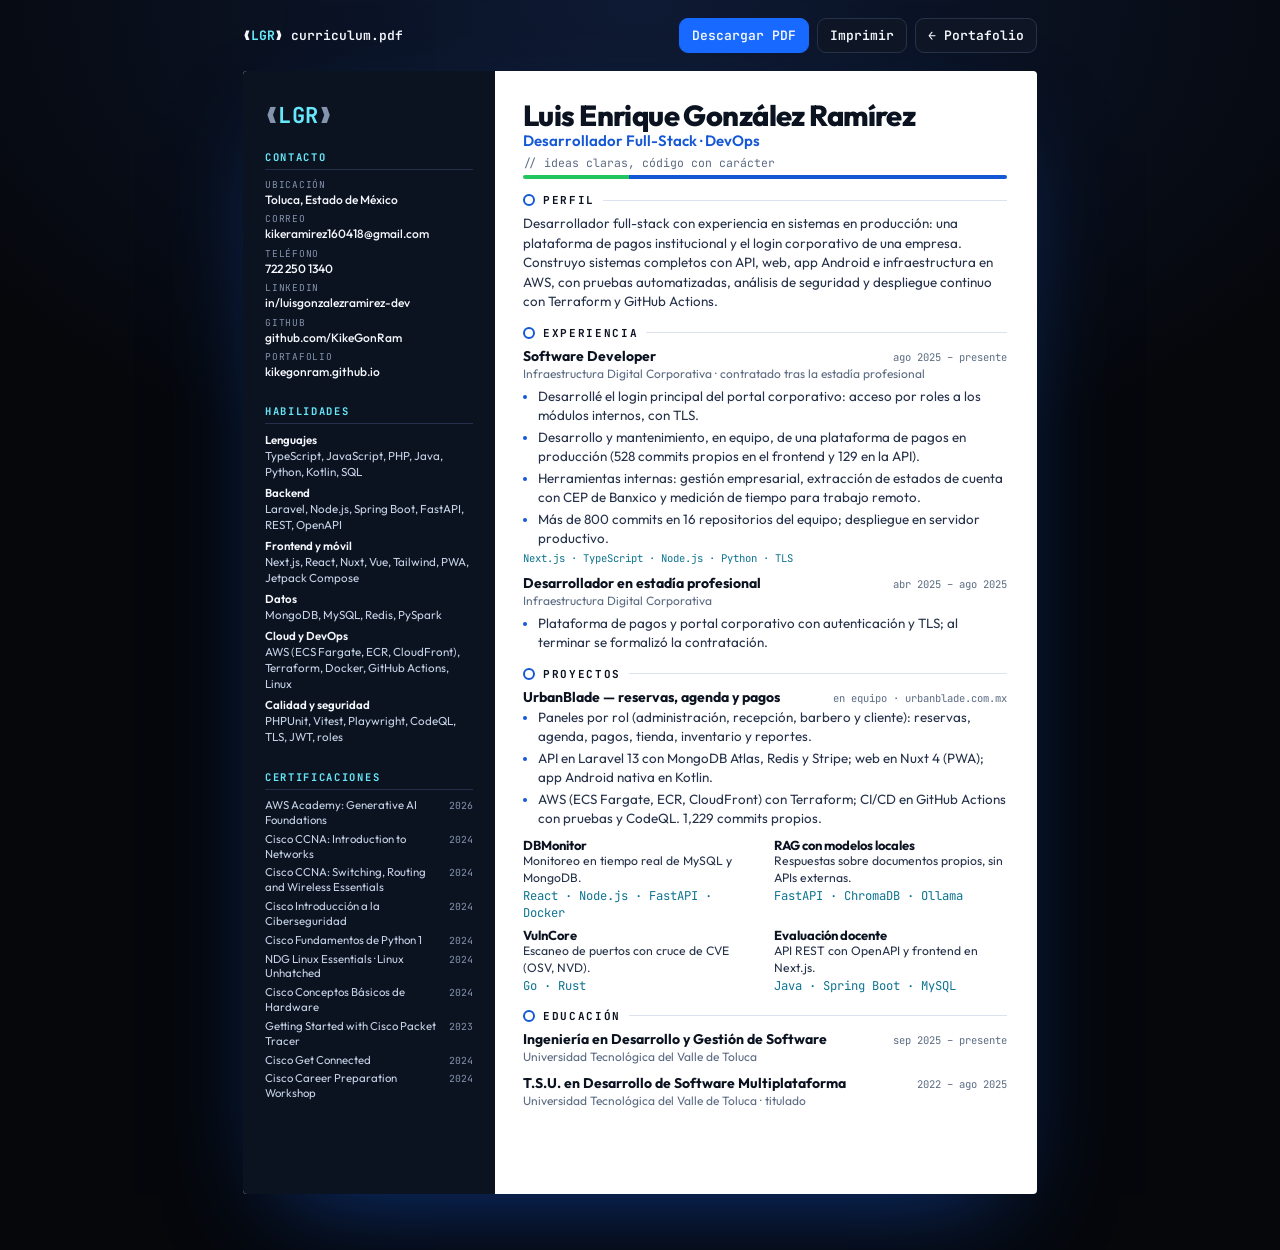
<file: cv.html>
<!DOCTYPE html>
<html lang="es">
<head>
<meta charset="UTF-8">
<meta name="viewport" content="width=device-width, initial-scale=1">
<title>CV — Luis Enrique González Ramírez</title>
<meta name="description" content="Currículum de Luis Enrique González Ramírez, desarrollador full-stack y DevOps en Toluca, México: Laravel, Nuxt, Next.js, Kotlin, AWS y Terraform.">
<meta name="author" content="Luis Enrique González Ramírez">
<meta name="theme-color" content="#05070B">
<link rel="canonical" href="https://kikegonram.github.io/cv.html">
<link rel="icon" href="data:image/svg+xml,%3Csvg xmlns='http://www.w3.org/2000/svg' viewBox='0 0 100 100'%3E%3Crect width='100' height='100' rx='22' fill='%2305070B'/%3E%3Ctext x='50' y='63' font-family='monospace' font-size='38' font-weight='700' fill='%2367E8F9' text-anchor='middle'%3ELGR%3C/text%3E%3C/svg%3E">
<link rel="preconnect" href="https://fonts.googleapis.com">
<link rel="preconnect" href="https://fonts.gstatic.com" crossorigin>
<link href="https://fonts.googleapis.com/css2?family=JetBrains+Mono:wght@400;600&family=Outfit:wght@400;500;600;700;800&display=swap" rel="stylesheet">
<style>
:root {
  --bg: #05070B; --side: #0B1220; --side2: #131C2E; --side-line: #24304A;
  --side-ink: #F5F7FC; --side-text: #C5D2E6; --side-muted: #8494AD;
  --paper: #FFFFFF; --ink: #0B1220; --text: #26324A; --muted: #5B6B82; --line: #DCE3EE;
  --blue: #1458D6; --cyan: #67E8F9; --teal: #0E7490; --green: #22C55E;
  --sans: "Outfit", "Segoe UI", system-ui, -apple-system, Arial, sans-serif;
  --mono: "JetBrains Mono", Consolas, "SFMono-Regular", Menlo, monospace;
}
* { box-sizing: border-box; }
html { background: var(--bg); -webkit-print-color-adjust: exact; print-color-adjust: exact; }
body { margin: 0; font: 13.4px/1.45 var(--sans); color: var(--text); background: radial-gradient(90% 60% at 50% 0%, #0E1A33, var(--bg) 70%); min-height: 100vh; }
a { color: inherit; text-decoration: none; }
a:hover { text-decoration: underline; }
:focus-visible { outline: 2px solid var(--cyan); outline-offset: 2px; border-radius: 3px; }

/* barra de acciones (solo pantalla) */
.bar { max-width: 794px; margin: 0 auto; padding: 18px 0; display: flex; flex-wrap: wrap; gap: 10px; align-items: center; justify-content: space-between; color: var(--side-muted); font: 13px var(--mono); }
.bar .logo { color: var(--side-ink); font-weight: 600; }
.bar .logo b { color: var(--cyan); }
.bar nav { display: flex; flex-wrap: wrap; gap: 8px; }
.bar a, .bar button { font: 600 13px var(--mono); color: var(--side-ink); background: #0E1626; border: 1px solid #263248; border-radius: 9px; padding: 8px 12px; cursor: pointer; }
.bar a.fill { background: #1769FF; border-color: #1769FF; }
.bar a:hover, .bar button:hover { border-color: #3986FF; text-decoration: none; }

/* hoja A4 */
.page { width: 794px; min-height: 1123px; margin: 0 auto 56px; background: var(--paper); display: grid; grid-template-columns: 252px 1fr; box-shadow: 0 40px 100px -40px rgba(23,105,255,.5); border-radius: 4px; overflow: hidden; }

/* columna lateral */
.side { background: var(--side); color: var(--side-text); padding: 30px 22px 24px; display: flex; flex-direction: column; gap: 20px; }
.mono-mark { font: 700 22px var(--mono); color: var(--side-ink); letter-spacing: .02em; }
.mono-mark em { color: var(--side-muted); font-style: normal; } .mono-mark b { color: var(--cyan); }
.side h2 { font: 700 10.5px var(--mono); letter-spacing: .16em; text-transform: uppercase; color: var(--cyan); margin: 0 0 8px; padding-bottom: 5px; border-bottom: 1px solid var(--side-line); }
.side ul { list-style: none; margin: 0; padding: 0; }
.contact li { margin-bottom: 4px; font-size: 12px; overflow-wrap: anywhere; }
.contact span { display: block; font: 9.5px var(--mono); color: var(--side-muted); letter-spacing: .08em; text-transform: uppercase; }
.contact a, .contact strong { color: var(--side-ink); font-weight: 500; }
.skill { margin-bottom: 5px; }
.skill b { display: block; font: 600 11.5px var(--sans); color: var(--side-ink); }
.skill p { margin: 1px 0 0; font-size: 11.6px; line-height: 1.38; }
.certs li { margin-bottom: 4px; font-size: 11.4px; line-height: 1.3; display: flex; justify-content: space-between; gap: 8px; }
.certs li small { font: 9.8px var(--mono); color: var(--side-muted); white-space: nowrap; padding-top: 1px; }
.certs .more { font-size: 10.8px; color: var(--side-muted); display: block; }
.edu p { margin: 0 0 7px; font-size: 11.8px; line-height: 1.35; }
.edu b { color: var(--side-ink); font-weight: 600; display: block; }
.edu small { font: 9.8px var(--mono); color: var(--side-muted); }

/* columna principal */
.main { padding: 30px 30px 24px 28px; }
.main h1 { margin: 0; font: 800 29px/1.05 var(--sans); color: var(--ink); letter-spacing: -.02em; }
.role { margin: 5px 0 1px; font: 600 15px var(--sans); color: var(--blue); }
.tag { margin: 0 0 12px; font: 11.5px var(--mono); color: var(--muted); }
.rule { height: 4px; background: linear-gradient(90deg, var(--green) 0 22%, var(--blue) 22% 100%); border-radius: 2px; margin-bottom: 4px; }
.main h2 { display: flex; align-items: center; gap: 8px; font: 700 11px var(--mono); letter-spacing: .15em; text-transform: uppercase; color: var(--ink); margin: 14px 0 7px; }
.main h2::before { content: ""; width: 8px; height: 8px; border-radius: 50%; border: 2.2px solid var(--blue); flex: none; }
.main h2::after { content: ""; flex: 1; height: 1px; background: var(--line); }
.main p { margin: 0 0 5px; }
.item { margin-bottom: 9px; }
.row { display: flex; justify-content: space-between; gap: 4px 12px; flex-wrap: wrap; align-items: baseline; }
.row h3 { margin: 0; font: 700 14px var(--sans); color: var(--ink); }
.when { font: 10.5px var(--mono); color: var(--muted); white-space: nowrap; }
.org { margin: 0 0 3px; font-size: 12px; color: var(--muted); }
.main ul { margin: 2px 0 0; padding-left: 15px; }
.main li { margin-bottom: 2px; }
.main li::marker { color: var(--blue); }
.stack { font: 10.6px var(--mono); color: var(--teal); margin-top: 3px; }
.mini { display: grid; grid-template-columns: 1fr 1fr; gap: 6px 18px; }
.mini h3 { margin: 0; font: 700 13px var(--sans); color: var(--ink); }
.mini p { font-size: 12.2px; margin: 0; line-height: 1.35; }
.mini .stack { margin-top: 2px; }

@media screen and (max-width: 820px) {
  .bar { padding: 16px; }
  .page { width: auto; min-height: 0; grid-template-columns: 1fr; border-radius: 0; margin-bottom: 0; }
  .main { order: -1; padding: 24px 18px; }
  .side { padding: 24px 18px; }
  .mini { grid-template-columns: 1fr; }
}
@media print {
  @page { size: A4; margin: 0; }
  html, body { background: #fff; }
  .bar { display: none; }
  .page { margin: 0; box-shadow: none; border-radius: 0; width: 210mm; height: 297mm; min-height: 0; }
  a { text-decoration: none; }
}
</style>
</head>
<body>
<div class="bar">
  <span class="logo">❰<b>LGR</b>❱ curriculum.pdf</span>
  <nav aria-label="Acciones">
    <a class="fill" href="Luis-Gonzalez-CV.pdf" download>Descargar PDF</a>
    <button type="button" onclick="window.print()">Imprimir</button>
    <a href="index.html">← Portafolio</a>
  </nav>
</div>

<div class="page">
  <aside class="side">
    <div class="mono-mark" aria-hidden="true"><em>❰</em><b>LGR</b><em>❱</em></div>

    <section>
      <h2>Contacto</h2>
      <ul class="contact">
        <li><span>Ubicación</span><strong>Toluca, Estado de México</strong></li>
        <li><span>Correo</span><a href="mailto:kikeramirez160418@gmail.com">kikeramirez160418@gmail.com</a></li>
        <li><span>Teléfono</span><a href="tel:+527222501340">722 250 1340</a></li>
        <li><span>LinkedIn</span><a href="https://www.linkedin.com/in/luisgonzalezramirez-dev">in/luisgonzalezramirez-dev</a></li>
        <li><span>GitHub</span><a href="https://github.com/KikeGonRam">github.com/KikeGonRam</a></li>
        <li><span>Portafolio</span><a href="https://kikegonram.github.io/">kikegonram.github.io</a></li>
      </ul>
    </section>

    <section>
      <h2>Habilidades</h2>
      <div class="skill"><b>Lenguajes</b><p>TypeScript, JavaScript, PHP, Java, Python, Kotlin, SQL</p></div>
      <div class="skill"><b>Backend</b><p>Laravel, Node.js, Spring Boot, FastAPI, REST, OpenAPI</p></div>
      <div class="skill"><b>Frontend y móvil</b><p>Next.js, React, Nuxt, Vue, Tailwind, PWA, Jetpack Compose</p></div>
      <div class="skill"><b>Datos</b><p>MongoDB, MySQL, Redis, PySpark</p></div>
      <div class="skill"><b>Cloud y DevOps</b><p>AWS (ECS Fargate, ECR, CloudFront), Terraform, Docker, GitHub Actions, Linux</p></div>
      <div class="skill"><b>Calidad y seguridad</b><p>PHPUnit, Vitest, Playwright, CodeQL, TLS, JWT, roles</p></div>
    </section>

    <section>
      <h2>Certificaciones</h2>
      <ul class="certs">
        <li>AWS Academy: Generative AI Foundations <small>2026</small></li>
        <li>Cisco CCNA: Introduction to Networks <small>2024</small></li>
        <li>Cisco CCNA: Switching, Routing and Wireless Essentials <small>2024</small></li>
        <li>Cisco Introducción a la Ciberseguridad <small>2024</small></li>
        <li>Cisco Fundamentos de Python 1 <small>2024</small></li>
        <li>NDG Linux Essentials · Linux Unhatched <small>2024</small></li>
        <li>Cisco Conceptos Básicos de Hardware <small>2024</small></li>
        <li>Getting Started with Cisco Packet Tracer <small>2023</small></li>
        <li>Cisco Get Connected <small>2024</small></li>
        <li>Cisco Career Preparation Workshop <small>2024</small></li>
      </ul>
    </section>
  </aside>

  <main class="main">
    <h1>Luis Enrique González Ramírez</h1>
    <p class="role">Desarrollador Full-Stack · DevOps</p>
    <p class="tag">// ideas claras, código con carácter</p>
    <div class="rule" aria-hidden="true"></div>

    <h2>Perfil</h2>
    <p>Desarrollador full-stack con experiencia en sistemas en producción: una plataforma de pagos institucional y el login corporativo de una empresa. Construyo sistemas completos con API, web, app Android e infraestructura en AWS, con pruebas automatizadas, análisis de seguridad y despliegue continuo con Terraform y GitHub Actions.</p>

    <h2>Experiencia</h2>
    <div class="item">
      <div class="row"><h3>Software Developer</h3><span class="when">ago 2025 – presente</span></div>
      <p class="org">Infraestructura Digital Corporativa · contratado tras la estadía profesional</p>
      <ul>
        <li>Desarrollé el login principal del portal corporativo: acceso por roles a los módulos internos, con TLS.</li>
        <li>Desarrollo y mantenimiento, en equipo, de una plataforma de pagos en producción (528 commits propios en el frontend y 129 en la API).</li>
        <li>Herramientas internas: gestión empresarial, extracción de estados de cuenta con CEP de Banxico y medición de tiempo para trabajo remoto.</li>
        <li>Más de 800 commits en 16 repositorios del equipo; despliegue en servidor productivo.</li>
      </ul>
      <p class="stack">Next.js · TypeScript · Node.js · Python · TLS</p>
    </div>
    <div class="item">
      <div class="row"><h3>Desarrollador en estadía profesional</h3><span class="when">abr 2025 – ago 2025</span></div>
      <p class="org">Infraestructura Digital Corporativa</p>
      <ul><li>Plataforma de pagos y portal corporativo con autenticación y TLS; al terminar se formalizó la contratación.</li></ul>
    </div>

    <h2>Proyectos</h2>
    <div class="item">
      <div class="row"><h3>UrbanBlade — reservas, agenda y pagos</h3><span class="when">en equipo · urbanblade.com.mx</span></div>
      <ul>
        <li>Paneles por rol (administración, recepción, barbero y cliente): reservas, agenda, pagos, tienda, inventario y reportes.</li>
        <li>API en Laravel 13 con MongoDB Atlas, Redis y Stripe; web en Nuxt 4 (PWA); app Android nativa en Kotlin.</li>
        <li>AWS (ECS Fargate, ECR, CloudFront) con Terraform; CI/CD en GitHub Actions con pruebas y CodeQL. 1,229 commits propios.</li>
      </ul>
    </div>
    <div class="mini">
      <div><h3>DBMonitor</h3><p>Monitoreo en tiempo real de MySQL y MongoDB.</p><p class="stack">React · Node.js · FastAPI · Docker</p></div>
      <div><h3>RAG con modelos locales</h3><p>Respuestas sobre documentos propios, sin APIs externas.</p><p class="stack">FastAPI · ChromaDB · Ollama</p></div>
      <div><h3>VulnCore</h3><p>Escaneo de puertos con cruce de CVE (OSV, NVD).</p><p class="stack">Go · Rust</p></div>
      <div><h3>Evaluación docente</h3><p>API REST con OpenAPI y frontend en Next.js.</p><p class="stack">Java · Spring Boot · MySQL</p></div>
    </div>

    <h2>Educación</h2>
    <div class="item">
      <div class="row"><h3>Ingeniería en Desarrollo y Gestión de Software</h3><span class="when">sep 2025 – presente</span></div>
      <p class="org">Universidad Tecnológica del Valle de Toluca</p>
    </div>
    <div class="item">
      <div class="row"><h3>T.S.U. en Desarrollo de Software Multiplataforma</h3><span class="when">2022 – ago 2025</span></div>
      <p class="org">Universidad Tecnológica del Valle de Toluca · titulado</p>
    </div>
  </main>
</div>
</body>
</html>
</file>
